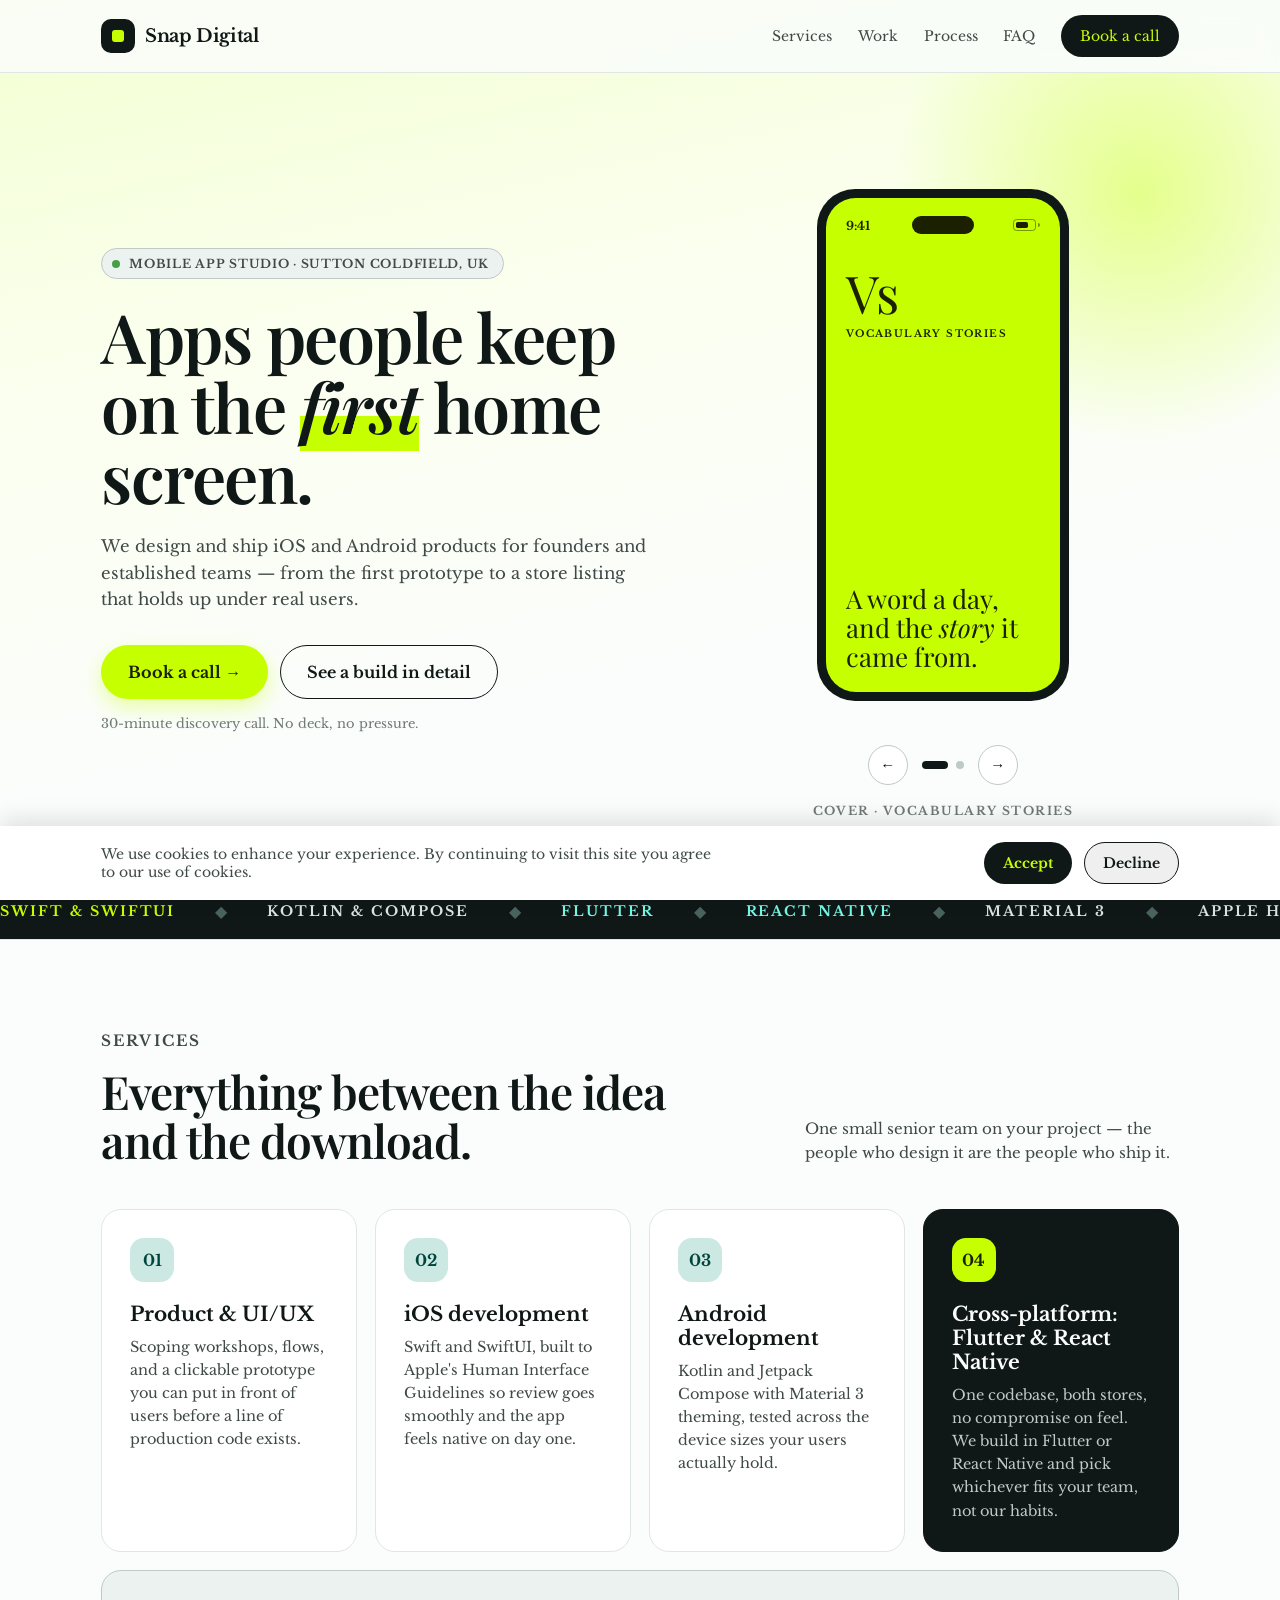
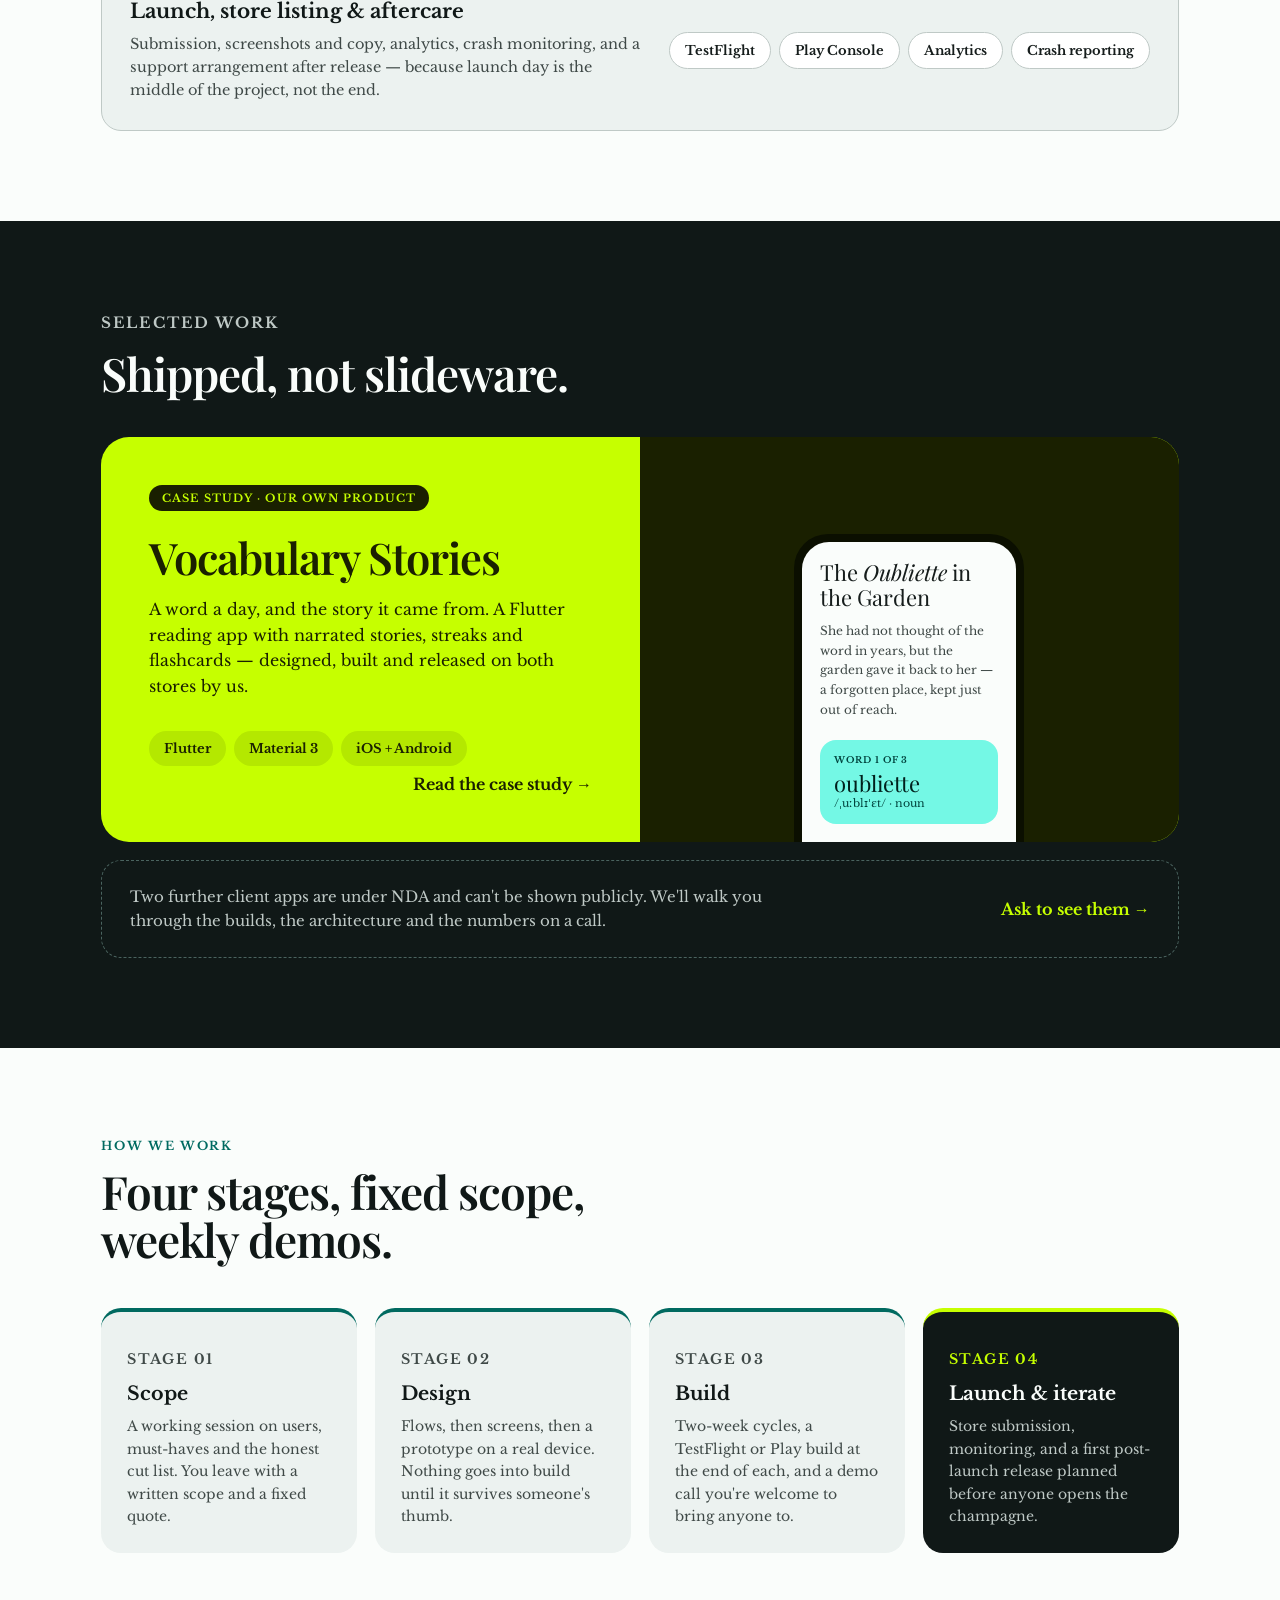
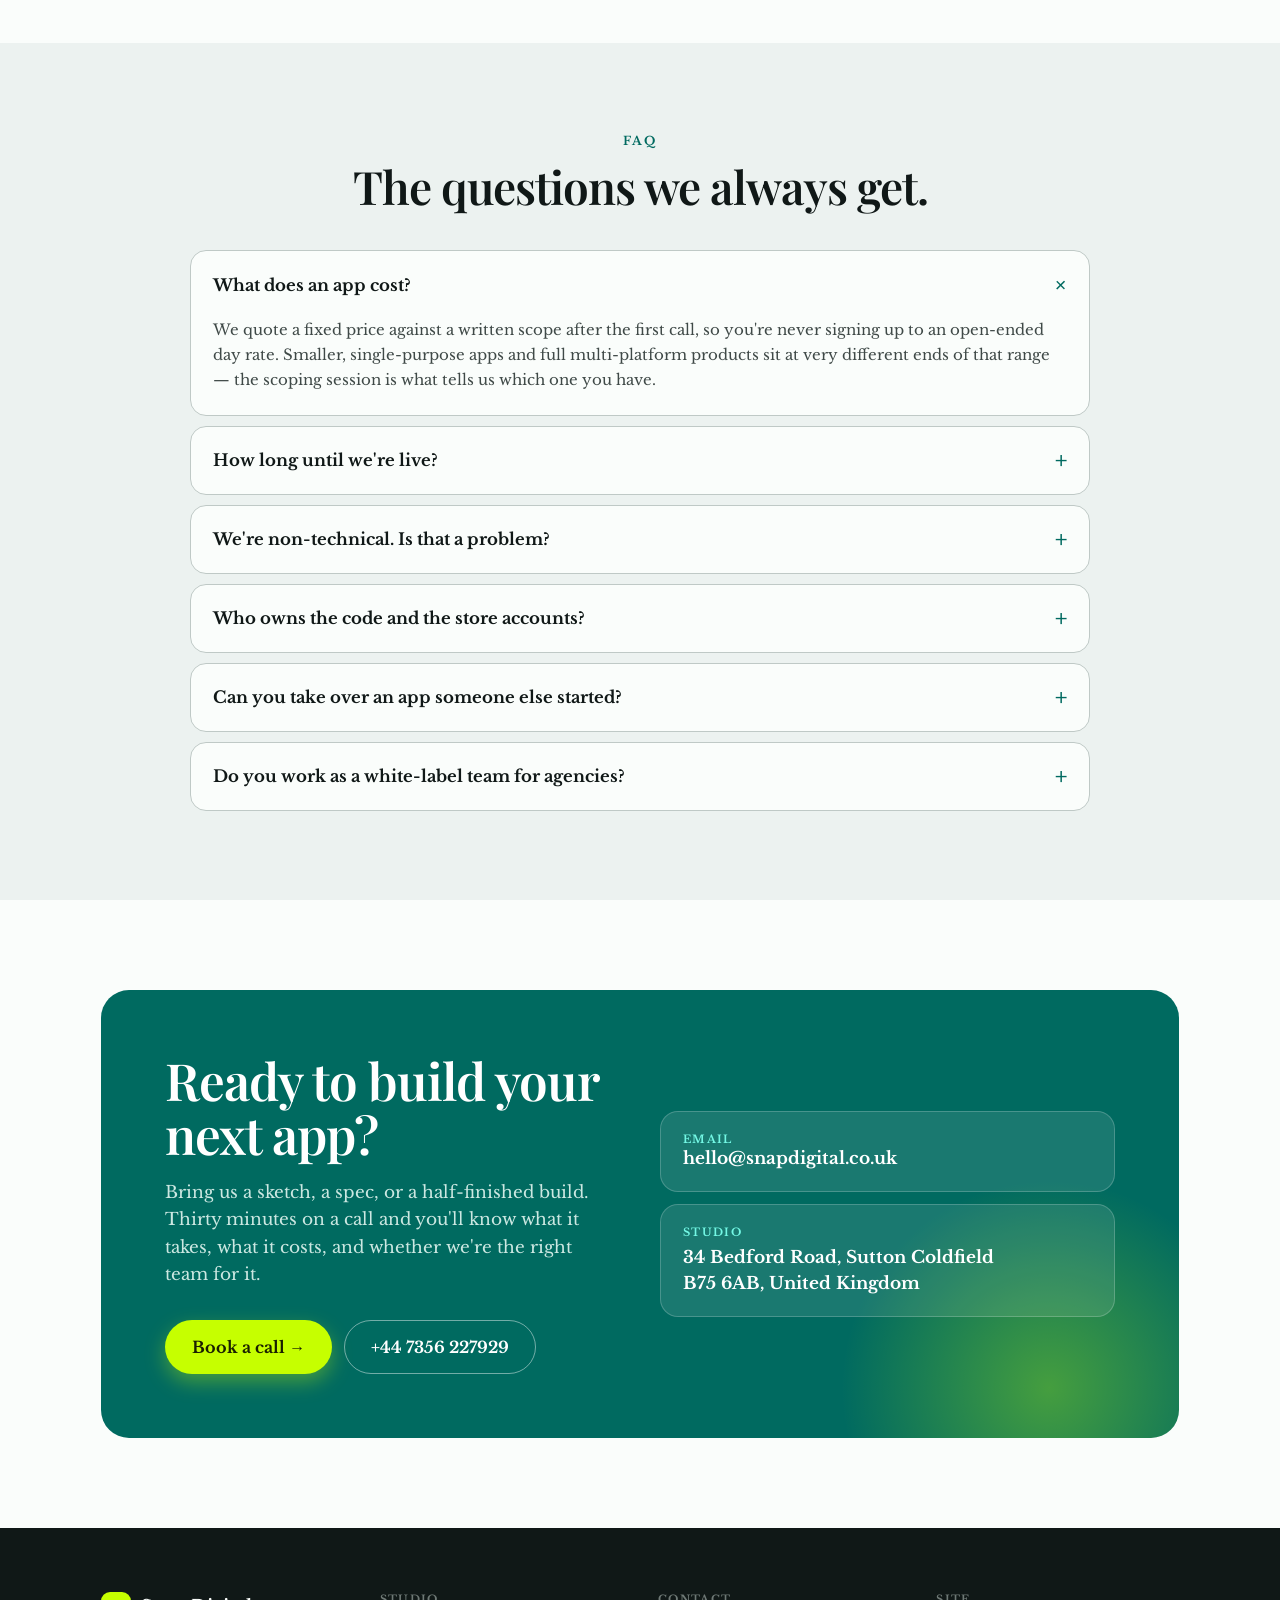
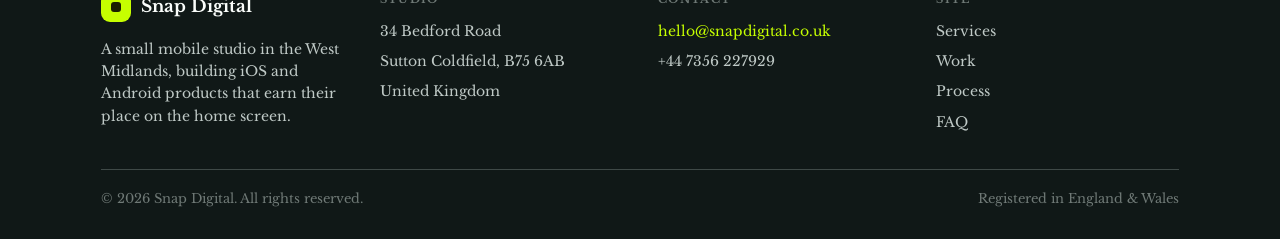
<file: index.html>
<!DOCTYPE html>
<html lang="en">
<head>
<meta charset="UTF-8">
<meta name="viewport" content="width=device-width, initial-scale=1.0">
<title>Snap Digital — Mobile App Development Studio, Sutton Coldfield</title>
<meta name="description" content="Snap Digital designs and ships iOS and Android apps for founders and established teams — Swift, Kotlin, Flutter and React Native, from prototype to store release.">
<link rel="canonical" href="https://snapdigital.co.uk/">
<meta property="og:title" content="Snap Digital — apps people keep on the first home screen">
<meta property="og:description" content="A mobile app studio in the West Midlands. Design, build and release for iOS and Android.">
<meta property="og:image" content="https://snapdigital.co.uk/logo.png">
<link rel="preconnect" href="https://fonts.googleapis.com">
<link rel="preconnect" href="https://fonts.gstatic.com" crossorigin>
<link href="https://fonts.googleapis.com/css2?family=Libre+Baskerville:ital,wght@0,400;0,700;1,400&family=Playfair+Display:ital,wght@0,600;1,600&display=swap" rel="stylesheet">
<link rel="stylesheet" href="styles.css">
</head>
<body>

<header class="site-header">
  <div class="wrap site-header__inner">
    <a class="brand" href="/"><span class="brand__mark"><i></i></span> Snap Digital</a>
    <nav class="site-nav" id="siteNav">
      <a href="#services">Services</a>
      <a href="#work">Work</a>
      <a href="#process">Process</a>
      <a href="#faq">FAQ</a>
      <a class="btn btn--sm btn--dark" href="#contact">Book a call</a>
    </nav>
    <button class="menu-btn" id="menuBtn" aria-label="Menu"><span></span><span></span><span></span></button>
  </div>
</header>

<main>
  <section class="hero">
    <div class="hero__glow"></div>
    <div class="wrap hero__grid">
      <div class="reveal">
        <p class="pill"><i></i> Mobile app studio · Sutton Coldfield, UK</p>
        <h1 class="display h1" style="margin-top:22px">Apps people keep on the <span class="mark">first</span> home screen.</h1>
        <p class="lede" style="margin-top:22px; max-width:52ch">We design and ship iOS and Android products for founders and established teams — from the first prototype to a store listing that holds up under real users.</p>
        <div class="hero__cta">
          <a class="btn btn--lime" href="#contact">Book a call →</a>
          <a class="btn btn--ghost" href="vocabulary-stories.html">See a build in detail</a>
        </div>
        <p class="hero__note">30-minute discovery call. No deck, no pressure.</p>
      </div>

      <div class="hero__art reveal">
        <div class="carousel" id="heroCarousel">
          <div class="carousel__track" id="heroTrack">
            <div class="carousel__slide">
              <div class="phone phone--a">
                <div class="phone__screen">
                  <div class="status"><span>9:41</span><span class="status__notch"></span><span class="status__cell"><span class="status__battery"><i></i></span></span></div>
                  <div class="vs-mark">Vs</div>
                  <div class="vs-name">VOCABULARY STORIES</div>
                  <p class="vs-strap">A word a day, and the <em>story</em> it came from.</p>
                </div>
              </div>
            </div>
            <div class="carousel__slide">
              <div class="phone phone--b">
                <div class="phone__screen">
                  <p class="mini-label">WEDNESDAY, 3RD DEC</p>
                  <p class="mini-greet">Good to see you, <em>Alex</em>.</p>
                  <div class="story-card">
                    <p class="story-card__kicker">TODAY'S STORY · 4 MIN</p>
                    <p class="story-card__title">The <em>Oubliette</em> in the Garden</p>
                    <span class="story-card__btn">Read &amp; listen</span>
                  </div>
                  <span class="streak">7-day streak</span>
                  <ul class="task-list">
                    <li class="task"><i></i> Read today's story</li>
                    <li class="task"><i></i> Listen &amp; follow along</li>
                    <li class="task task--next"><i></i> Earn 3 flashcards</li>
                  </ul>
                </div>
              </div>
            </div>
          </div>
        </div>
        <div class="carousel__ui">
          <button class="carousel__arrow" type="button" data-carousel-prev aria-label="Previous screen">←</button>
          <div class="carousel__dots" id="heroDots">
            <button type="button" data-slide="0" aria-current="true" aria-label="Cover screen"></button>
            <button type="button" data-slide="1" aria-current="false" aria-label="Today screen"></button>
          </div>
          <button class="carousel__arrow" type="button" data-carousel-next aria-label="Next screen">→</button>
        </div>
        <p class="carousel__caption" id="heroCaption">COVER · VOCABULARY STORIES</p>
      </div>
    </div>
  </section>

  <div class="marquee">
    <div class="marquee__track">
      <div class="marquee__group">
        <span class="on">SWIFT &amp; SWIFTUI</span><b>◆</b><span>KOTLIN &amp; COMPOSE</span><b>◆</b><span class="alt">FLUTTER</span><b>◆</b><span class="alt">REACT NATIVE</span><b>◆</b><span>MATERIAL 3</span><b>◆</b><span>APPLE HIG</span><b>◆</b><span class="on">APP STORE &amp; PLAY RELEASES</span><b>◆</b>
      </div>
      <div class="marquee__group" aria-hidden="true">
        <span class="on">SWIFT &amp; SWIFTUI</span><b>◆</b><span>KOTLIN &amp; COMPOSE</span><b>◆</b><span class="alt">FLUTTER</span><b>◆</b><span class="alt">REACT NATIVE</span><b>◆</b><span>MATERIAL 3</span><b>◆</b><span>APPLE HIG</span><b>◆</b><span class="on">APP STORE &amp; PLAY RELEASES</span><b>◆</b>
      </div>
    </div>
  </div>

  <section class="section" id="services">
    <div class="wrap">
      <div class="section-head reveal">
        <div>
          <p class="eyebrow">Services</p>
          <h2 class="display h2" style="margin-top:14px; max-width:22ch">Everything between the idea and the download.</h2>
        </div>
        <p>One small senior team on your project — the people who design it are the people who ship it.</p>
      </div>
      <div class="grid grid--4" style="margin-top:44px">
        <article class="card reveal">
          <div class="card__num">01</div>
          <h3>Product &amp; UI/UX</h3>
          <p>Scoping workshops, flows, and a clickable prototype you can put in front of users before a line of production code exists.</p>
        </article>
        <article class="card reveal">
          <div class="card__num">02</div>
          <h3>iOS development</h3>
          <p>Swift and SwiftUI, built to Apple's Human Interface Guidelines so review goes smoothly and the app feels native on day one.</p>
        </article>
        <article class="card reveal">
          <div class="card__num">03</div>
          <h3>Android development</h3>
          <p>Kotlin and Jetpack Compose with Material 3 theming, tested across the device sizes your users actually hold.</p>
        </article>
        <article class="card card--dark reveal">
          <div class="card__num">04</div>
          <h3>Cross-platform: Flutter &amp; React Native</h3>
          <p>One codebase, both stores, no compromise on feel. We build in Flutter or React Native and pick whichever fits your team, not our habits.</p>
        </article>
        <article class="card card--wide reveal">
          <div style="flex:1 1 320px; min-width:260px">
            <h3 style="margin-top:0">Launch, store listing &amp; aftercare</h3>
            <p style="max-width:60ch">Submission, screenshots and copy, analytics, crash monitoring, and a support arrangement after release — because launch day is the middle of the project, not the end.</p>
          </div>
          <div class="chips">
            <span class="chip">TestFlight</span><span class="chip">Play Console</span><span class="chip">Analytics</span><span class="chip">Crash reporting</span>
          </div>
        </article>
      </div>
    </div>
  </section>

  <section class="section section--dark" id="work">
    <div class="wrap">
      <div class="section-head reveal">
        <div>
          <p class="eyebrow eyebrow--lime">Selected work</p>
          <h2 class="display h2" style="margin-top:14px">Shipped, not slideware.</h2>
        </div>
      </div>

      <a class="case reveal" href="vocabulary-stories.html" style="margin-top:40px">
        <div class="case__body">
          <div>
            <span class="case__tag">CASE STUDY · OUR OWN PRODUCT</span>
            <h3 class="case__title">Vocabulary Stories</h3>
            <p>A word a day, and the story it came from. A Flutter reading app with narrated stories, streaks and flashcards — designed, built and released on both stores by us.</p>
          </div>
          <div class="case__meta">
            <span class="chip">Flutter</span><span class="chip">Material 3</span><span class="chip">iOS + Android</span>
            <span class="case__more">Read the case study →</span>
          </div>
        </div>
        <div class="case__art">
          <div class="phone" style="width:230px; border-radius:34px 34px 0 0; padding:8px 8px 0; background:#0B0F00">
            <div class="phone__screen" style="border-radius:27px 27px 0 0; background:var(--surface); min-height:300px; gap:12px; padding:18px">
              <p class="mini-greet" style="font-size:22px">The <em>Oubliette</em> in the Garden</p>
              <p style="font-size:12px; line-height:1.65; color:var(--text-muted)">She had not thought of the word in years, but the garden gave it back to her — a forgotten place, kept just out of reach.</p>
              <div class="story-card" style="margin-top:auto">
                <p class="story-card__kicker">WORD 1 OF 3</p>
                <p class="story-card__title" style="font-size:22px">oubliette</p>
                <p style="font-size:11px; color:var(--teal-deep)">/ˌuːblɪˈɛt/ · noun</p>
              </div>
            </div>
          </div>
        </div>
      </a>

      <div class="nda reveal">
        <p>Two further client apps are under NDA and can't be shown publicly. We'll walk you through the builds, the architecture and the numbers on a call.</p>
        <a href="#contact">Ask to see them →</a>
      </div>
    </div>
  </section>

  <section class="section" id="process">
    <div class="wrap">
      <div class="reveal">
        <p class="eyebrow">How we work</p>
        <h2 class="display h2" style="margin-top:14px; max-width:24ch">Four stages, fixed scope, weekly demos.</h2>
      </div>
      <div class="grid grid--4" style="margin-top:44px">
        <article class="step reveal">
          <p class="step__num">STAGE 01</p><h3>Scope</h3>
          <p>A working session on users, must-haves and the honest cut list. You leave with a written scope and a fixed quote.</p>
        </article>
        <article class="step reveal">
          <p class="step__num">STAGE 02</p><h3>Design</h3>
          <p>Flows, then screens, then a prototype on a real device. Nothing goes into build until it survives someone's thumb.</p>
        </article>
        <article class="step reveal">
          <p class="step__num">STAGE 03</p><h3>Build</h3>
          <p>Two-week cycles, a TestFlight or Play build at the end of each, and a demo call you're welcome to bring anyone to.</p>
        </article>
        <article class="step step--dark reveal">
          <p class="step__num">STAGE 04</p><h3>Launch &amp; iterate</h3>
          <p>Store submission, monitoring, and a first post-launch release planned before anyone opens the champagne.</p>
        </article>
      </div>
    </div>
  </section>

  <section class="section section--tint" id="faq">
    <div class="wrap">
      <div class="reveal" style="text-align:center">
        <p class="eyebrow">FAQ</p>
        <h2 class="display h2" style="margin-top:14px">The questions we always get.</h2>
      </div>
      <div class="faq reveal">
        <div class="faq__item open">
          <button class="faq__q" aria-expanded="true">What does an app cost? <span>+</span></button>
          <div class="faq__a">We quote a fixed price against a written scope after the first call, so you're never signing up to an open-ended day rate. Smaller, single-purpose apps and full multi-platform products sit at very different ends of that range — the scoping session is what tells us which one you have.</div>
        </div>
        <div class="faq__item">
          <button class="faq__q" aria-expanded="false">How long until we're live? <span>+</span></button>
          <div class="faq__a">Design runs first, then build in two-week cycles with a testable build at the end of each. You'll have a dated plan before we start, and store review time is built into it rather than bolted on at the end.</div>
        </div>
        <div class="faq__item">
          <button class="faq__q" aria-expanded="false">We're non-technical. Is that a problem? <span>+</span></button>
          <div class="faq__a">No — most of our founders are. We take the technical decisions, explain the ones that affect cost or timeline in plain English, and never make you choose between options you can't evaluate.</div>
        </div>
        <div class="faq__item">
          <button class="faq__q" aria-expanded="false">Who owns the code and the store accounts? <span>+</span></button>
          <div class="faq__a">You do. The repository, the Apple and Google accounts, and every third-party service sit in your name from the first commit. If you ever move to another team, there's nothing to untangle.</div>
        </div>
        <div class="faq__item">
          <button class="faq__q" aria-expanded="false">Can you take over an app someone else started? <span>+</span></button>
          <div class="faq__a">Often, yes. We start with a short paid audit of the codebase and release setup, then tell you honestly whether it's worth continuing or rebuilding — including when the answer costs us the bigger project.</div>
        </div>
        <div class="faq__item">
          <button class="faq__q" aria-expanded="false">Do you work as a white-label team for agencies? <span>+</span></button>
          <div class="faq__a">Yes. We take the mobile half of projects for design and web agencies, work to your process, and stay off the client call entirely if that's how you'd prefer to run it.</div>
        </div>
      </div>
    </div>
  </section>

  <section class="section" id="contact">
    <div class="wrap">
      <div class="cta reveal">
        <div class="cta__grid">
          <div>
            <h2>Ready to build your next app?</h2>
            <p>Bring us a sketch, a spec, or a half-finished build. Thirty minutes on a call and you'll know what it takes, what it costs, and whether we're the right team for it.</p>
            <div class="cta__actions">
              <a class="btn btn--lime" href="mailto:hello@snapdigital.co.uk">Book a call →</a>
              <a class="btn btn--onteal" href="tel:+447356227929">+44 7356 227929</a>
            </div>
          </div>
          <div class="cta__cards">
            <div class="cta__card">
              <div>EMAIL</div>
              <a href="mailto:hello@snapdigital.co.uk">hello@snapdigital.co.uk</a>
            </div>
            <div class="cta__card">
              <div>STUDIO</div>
              <p>34 Bedford Road, Sutton Coldfield<br>B75 6AB, United Kingdom</p>
            </div>
          </div>
        </div>
      </div>
    </div>
  </section>
</main>

<footer class="site-footer">
  <div class="wrap">
    <div class="grid-4">
      <div>
        <span class="footer-brand"><span class="footer-brand__mark"><i></i></span> Snap Digital</span>
        <p style="margin-top:16px; max-width:34ch">A small mobile studio in the West Midlands, building iOS and Android products that earn their place on the home screen.</p>
      </div>
      <div>
        <h4>STUDIO</h4>
        <ul><li>34 Bedford Road</li><li>Sutton Coldfield, B75 6AB</li><li>United Kingdom</li></ul>
      </div>
      <div>
        <h4>CONTACT</h4>
        <ul>
          <li><a class="lime" href="mailto:hello@snapdigital.co.uk">hello@snapdigital.co.uk</a></li>
          <li><a href="tel:+447356227929">+44 7356 227929</a></li>
        </ul>
      </div>
      <div>
        <h4>SITE</h4>
        <ul>
          <li><a href="#services">Services</a></li>
          <li><a href="#work">Work</a></li>
          <li><a href="#process">Process</a></li>
          <li><a href="#faq">FAQ</a></li>
        </ul>
      </div>
    </div>
    <div class="footer-bottom">
      <span>© 2026 Snap Digital. All rights reserved.</span>
      <span>Registered in England &amp; Wales</span>
    </div>
  </div>
</footer>

<div class="cookie" id="cookieNotice">
  <div class="wrap cookie__inner">
    <p>We use cookies to enhance your experience. By continuing to visit this site you agree to our use of cookies.</p>
    <div style="display:flex; gap:12px">
      <button class="btn btn--sm btn--dark" id="acceptCookies">Accept</button>
      <button class="btn btn--sm btn--ghost" id="declineCookies">Decline</button>
    </div>
  </div>
</div>

<button class="to-top" id="toTop" aria-label="Back to top">↑</button>
<script src="site.js"></script>
</body>
</html>
</file>
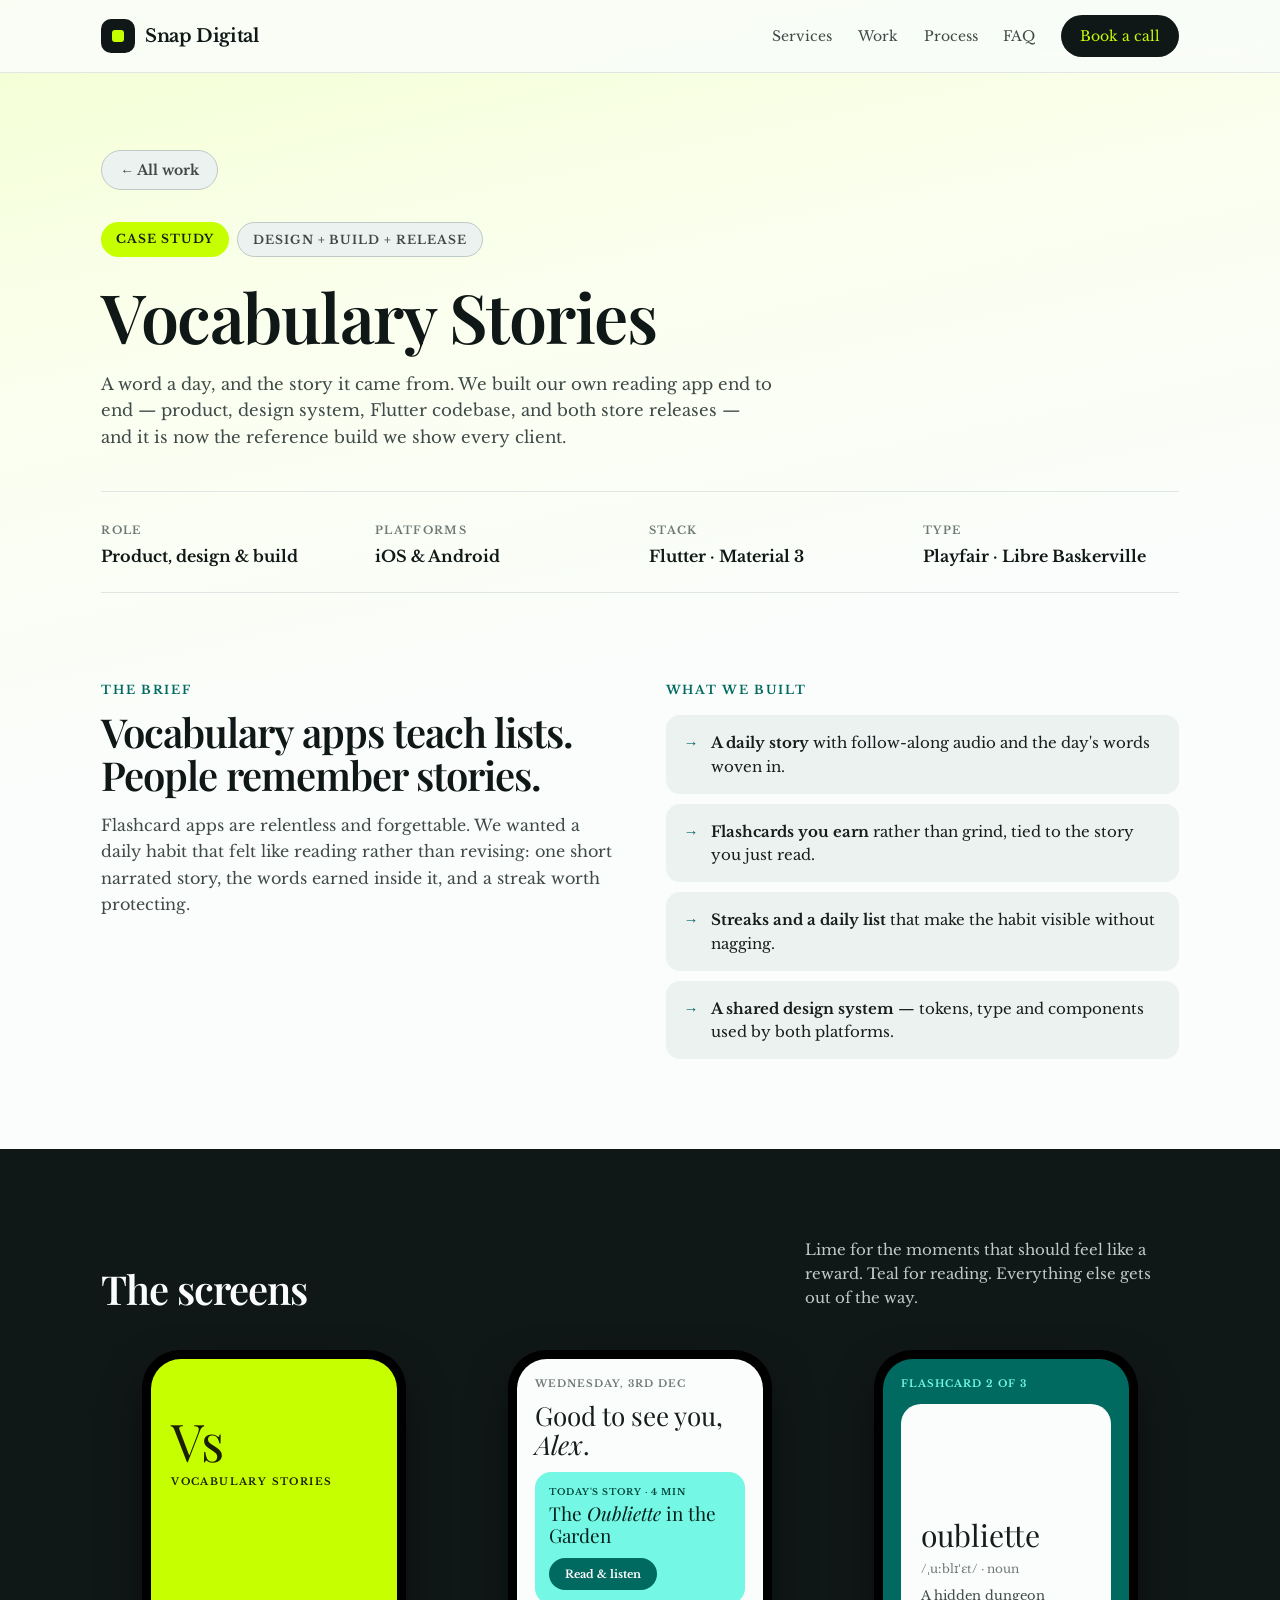
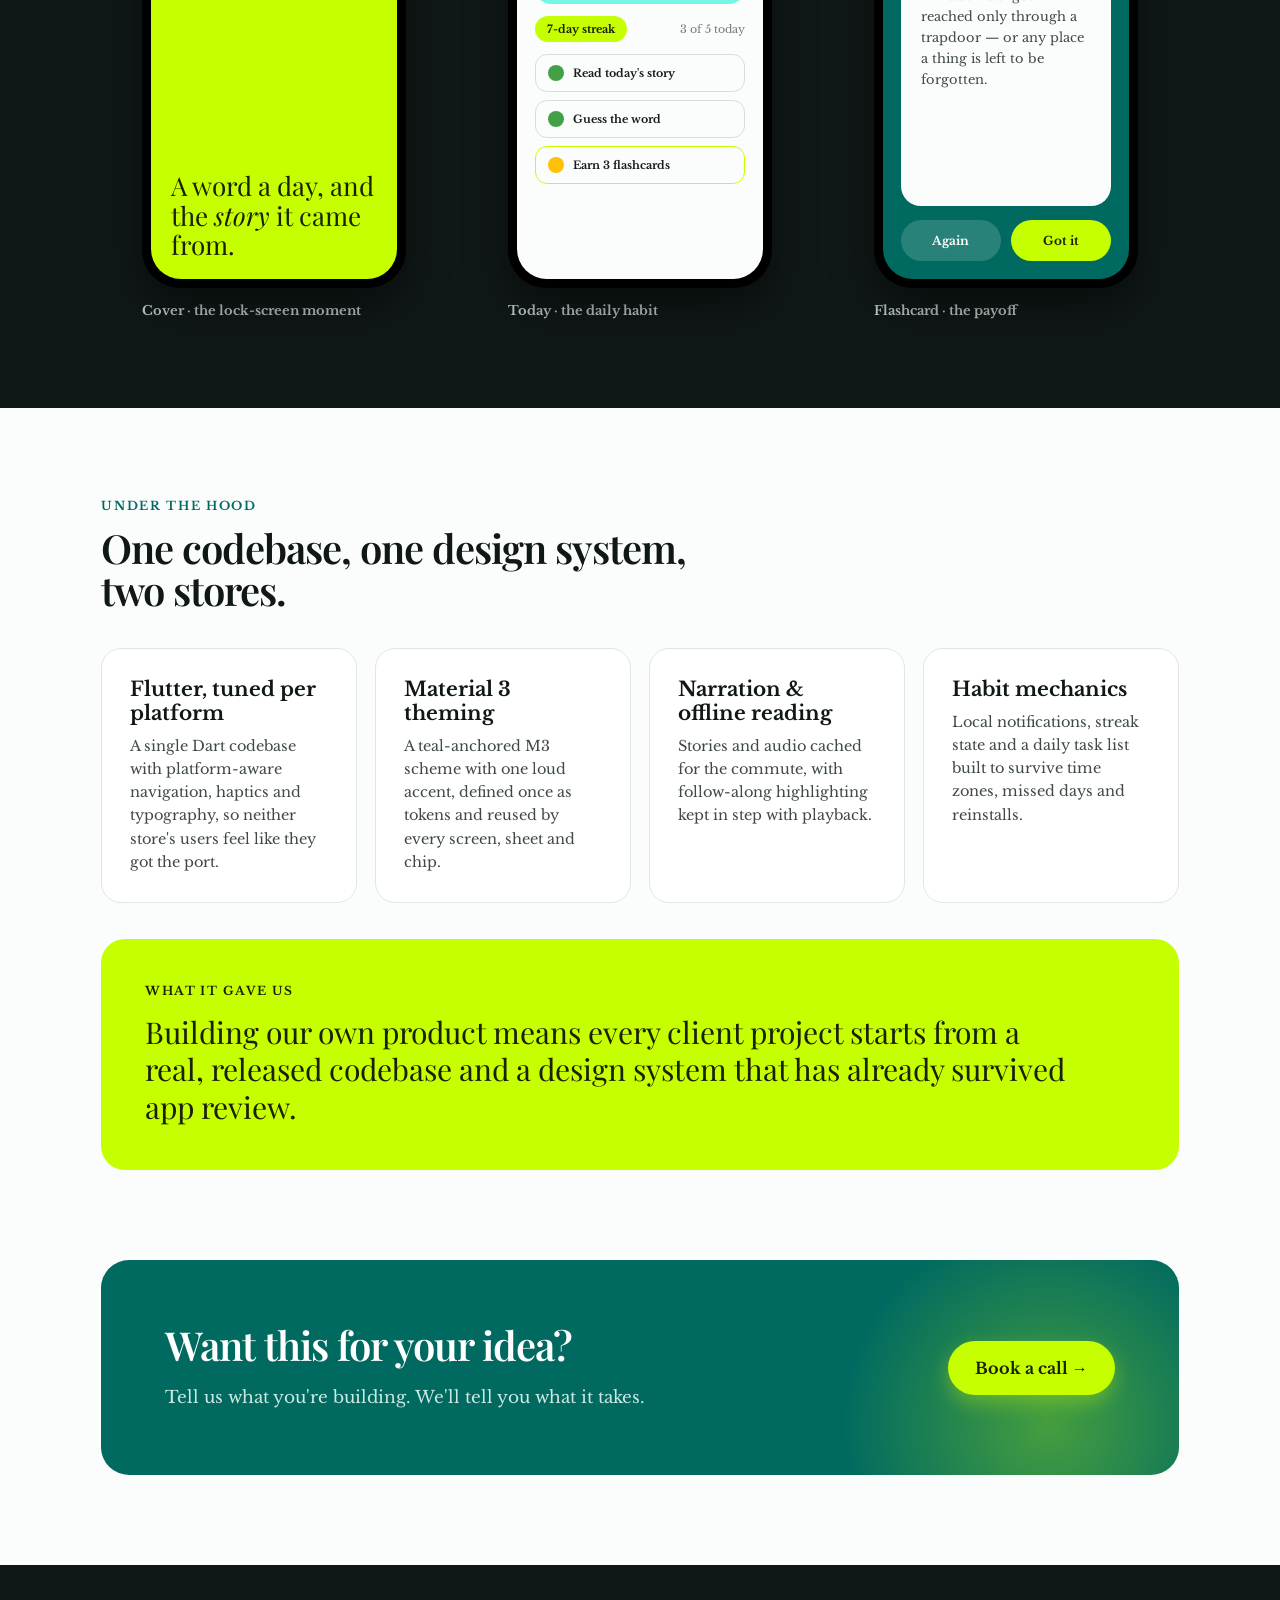
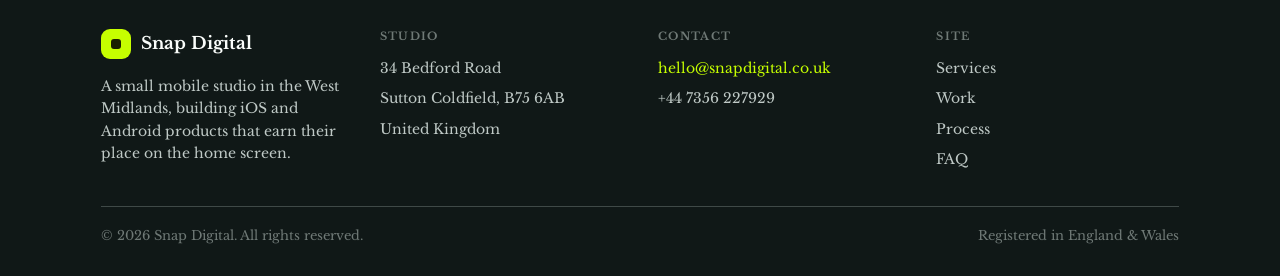
<file: vocabulary-stories.html>
<!DOCTYPE html>
<html lang="en">
<head>
<meta charset="UTF-8">
<meta name="viewport" content="width=device-width, initial-scale=1.0">
<title>Vocabulary Stories — case study | Snap Digital</title>
<meta name="description" content="How Snap Digital designed, built and released Vocabulary Stories: a Flutter reading app with narrated stories, streaks and flashcards, on iOS and Android.">
<link rel="canonical" href="https://snapdigital.co.uk/vocabulary-stories.html">
<link rel="preconnect" href="https://fonts.googleapis.com">
<link rel="preconnect" href="https://fonts.gstatic.com" crossorigin>
<link href="https://fonts.googleapis.com/css2?family=Libre+Baskerville:ital,wght@0,400;0,700;1,400&family=Playfair+Display:ital,wght@0,600;1,600&display=swap" rel="stylesheet">
<link rel="stylesheet" href="styles.css">
</head>
<body>

<header class="site-header">
  <div class="wrap site-header__inner">
    <a class="brand" href="index.html"><span class="brand__mark"><i></i></span> Snap Digital</a>
    <nav class="site-nav" id="siteNav">
      <a href="index.html#services">Services</a>
      <a href="index.html#work">Work</a>
      <a href="index.html#process">Process</a>
      <a href="index.html#faq">FAQ</a>
      <a class="btn btn--sm btn--dark" href="index.html#contact">Book a call</a>
    </nav>
    <button class="menu-btn" id="menuBtn" aria-label="Menu"><span></span><span></span><span></span></button>
  </div>
</header>

<main>
  <section style="padding:clamp(40px,6vw,88px) 0 0">
    <div class="wrap">
      <a class="back" href="index.html#work">← All work</a>
      <div class="chips" style="margin-top:32px">
        <span class="chip" style="background:var(--lime); border:0; font-weight:700; letter-spacing:.08em; font-size:12px">CASE STUDY</span>
        <span class="chip" style="background:var(--surface-2); font-weight:700; letter-spacing:.08em; font-size:12px; color:var(--text-muted)">DESIGN + BUILD + RELEASE</span>
      </div>
      <h1 class="display h1" style="margin-top:24px">Vocabulary Stories</h1>
      <p class="lede" style="margin-top:20px; max-width:56ch">A word a day, and the story it came from. We built our own reading app end to end — product, design system, Flutter codebase, and both store releases — and it is now the reference build we show every client.</p>
      <div class="case-meta">
        <div><span>ROLE</span><p>Product, design &amp; build</p></div>
        <div><span>PLATFORMS</span><p>iOS &amp; Android</p></div>
        <div><span>STACK</span><p>Flutter · Material 3</p></div>
        <div><span>TYPE</span><p>Playfair · Libre Baskerville</p></div>
      </div>
    </div>
  </section>

  <section class="section">
    <div class="wrap two-col">
      <div class="reveal">
        <p class="eyebrow">The brief</p>
        <h2 class="display h3" style="margin-top:14px">Vocabulary apps teach lists. People remember stories.</h2>
        <p style="margin-top:16px; font-size:16px; line-height:1.65; color:var(--text-muted)">Flashcard apps are relentless and forgettable. We wanted a daily habit that felt like reading rather than revising: one short narrated story, the words earned inside it, and a streak worth protecting.</p>
      </div>
      <div class="reveal">
        <p class="eyebrow">What we built</p>
        <ul class="bullets">
          <li><span><strong>A daily story</strong> with follow-along audio and the day's words woven in.</span></li>
          <li><span><strong>Flashcards you earn</strong> rather than grind, tied to the story you just read.</span></li>
          <li><span><strong>Streaks and a daily list</strong> that make the habit visible without nagging.</span></li>
          <li><span><strong>A shared design system</strong> — tokens, type and components used by both platforms.</span></li>
        </ul>
      </div>
    </div>
  </section>

  <section class="section section--dark">
    <div class="wrap">
      <div class="section-head reveal">
        <h2 class="display h3">The screens</h2>
        <p>Lime for the moments that should feel like a reward. Teal for reading. Everything else gets out of the way.</p>
      </div>
      <div class="screens reveal">
        <figure>
          <div class="phone">
            <div class="phone__screen" style="background:var(--lime); aspect-ratio:9 / 19">
              <div class="vs-mark" style="margin-top:36px">Vs</div>
              <div class="vs-name">VOCABULARY STORIES</div>
              <p class="vs-strap">A word a day, and the <em>story</em> it came from.</p>
            </div>
          </div>
          <figcaption>Cover · the lock-screen moment</figcaption>
        </figure>
        <figure>
          <div class="phone">
            <div class="phone__screen" style="background:var(--surface); aspect-ratio:9 / 19; gap:12px; padding:18px">
              <p class="mini-label">WEDNESDAY, 3RD DEC</p>
              <p class="mini-greet" style="font-size:26px">Good to see you, <em>Alex</em>.</p>
              <div class="story-card">
                <p class="story-card__kicker">TODAY'S STORY · 4 MIN</p>
                <p class="story-card__title">The <em>Oubliette</em> in the Garden</p>
                <span class="story-card__btn">Read &amp; listen</span>
              </div>
              <div style="display:flex; align-items:center; justify-content:space-between">
                <span class="streak">7-day streak</span>
                <span style="font-size:11px; color:var(--text-faint)">3 of 5 today</span>
              </div>
              <ul class="task-list">
                <li class="task"><i></i> Read today's story</li>
                <li class="task"><i></i> Guess the word</li>
                <li class="task task--next"><i></i> Earn 3 flashcards</li>
              </ul>
            </div>
          </div>
          <figcaption>Today · the daily habit</figcaption>
        </figure>
        <figure>
          <div class="phone">
            <div class="phone__screen" style="background:var(--teal); aspect-ratio:9 / 19; gap:14px; padding:18px">
              <p style="font-size:10px; font-weight:700; letter-spacing:.1em; color:var(--mint)">FLASHCARD 2 OF 3</p>
              <div style="border-radius:20px; background:var(--surface); padding:20px; flex:1; display:flex; flex-direction:column; justify-content:center; gap:10px">
                <p style="font-family:var(--display); font-size:30px; line-height:1.05">oubliette</p>
                <p style="font-size:12px; color:var(--text-faint)">/ˌuːblɪˈɛt/ · noun</p>
                <p style="font-size:13px; line-height:1.6; color:var(--text-muted)">A hidden dungeon reached only through a trapdoor — or any place a thing is left to be forgotten.</p>
              </div>
              <div style="display:flex; gap:10px">
                <span style="flex:1; text-align:center; padding:13px; border-radius:999px; background:rgba(255,255,255,.16); color:#fff; font-size:12px; font-weight:700">Again</span>
                <span style="flex:1; text-align:center; padding:13px; border-radius:999px; background:var(--lime); color:var(--lime-ink); font-size:12px; font-weight:700">Got it</span>
              </div>
            </div>
          </div>
          <figcaption>Flashcard · the payoff</figcaption>
        </figure>
      </div>
    </div>
  </section>

  <section class="section">
    <div class="wrap">
      <div class="reveal">
        <p class="eyebrow">Under the hood</p>
        <h2 class="display h3" style="margin-top:14px; max-width:26ch">One codebase, one design system, two stores.</h2>
      </div>
      <div class="grid grid--4 reveal" style="margin-top:36px">
        <article class="card">
          <h3 style="margin-top:0">Flutter, tuned per platform</h3>
          <p>A single Dart codebase with platform-aware navigation, haptics and typography, so neither store's users feel like they got the port.</p>
        </article>
        <article class="card">
          <h3 style="margin-top:0">Material 3 theming</h3>
          <p>A teal-anchored M3 scheme with one loud accent, defined once as tokens and reused by every screen, sheet and chip.</p>
        </article>
        <article class="card">
          <h3 style="margin-top:0">Narration &amp; offline reading</h3>
          <p>Stories and audio cached for the commute, with follow-along highlighting kept in step with playback.</p>
        </article>
        <article class="card">
          <h3 style="margin-top:0">Habit mechanics</h3>
          <p>Local notifications, streak state and a daily task list built to survive time zones, missed days and reinstalls.</p>
        </article>
      </div>
      <div class="quote reveal">
        <div>WHAT IT GAVE US</div>
        <p>Building our own product means every client project starts from a real, released codebase and a design system that has already survived app review.</p>
      </div>
    </div>
  </section>

  <section style="padding:0 0 clamp(56px,7vw,96px)">
    <div class="wrap">
      <div class="cta reveal" style="display:flex; flex-wrap:wrap; gap:24px; align-items:center; justify-content:space-between">
        <div style="position:relative; z-index:1">
          <h2 style="font-size:clamp(26px,3.2vw,40px)">Want this for your idea?</h2>
          <p>Tell us what you're building. We'll tell you what it takes.</p>
        </div>
        <a class="btn btn--lime" style="position:relative; z-index:1" href="index.html#contact">Book a call →</a>
      </div>
    </div>
  </section>
</main>

<footer class="site-footer">
  <div class="wrap">
    <div class="grid-4">
      <div>
        <span class="footer-brand"><span class="footer-brand__mark"><i></i></span> Snap Digital</span>
        <p style="margin-top:16px; max-width:34ch">A small mobile studio in the West Midlands, building iOS and Android products that earn their place on the home screen.</p>
      </div>
      <div>
        <h4>STUDIO</h4>
        <ul><li>34 Bedford Road</li><li>Sutton Coldfield, B75 6AB</li><li>United Kingdom</li></ul>
      </div>
      <div>
        <h4>CONTACT</h4>
        <ul>
          <li><a class="lime" href="mailto:hello@snapdigital.co.uk">hello@snapdigital.co.uk</a></li>
          <li><a href="tel:+447356227929">+44 7356 227929</a></li>
        </ul>
      </div>
      <div>
        <h4>SITE</h4>
        <ul>
          <li><a href="index.html#services">Services</a></li>
          <li><a href="index.html#work">Work</a></li>
          <li><a href="index.html#process">Process</a></li>
          <li><a href="index.html#faq">FAQ</a></li>
        </ul>
      </div>
    </div>
    <div class="footer-bottom">
      <span>© 2026 Snap Digital. All rights reserved.</span>
      <span>Registered in England &amp; Wales</span>
    </div>
  </div>
</footer>

<button class="to-top" id="toTop" aria-label="Back to top">↑</button>
<script src="site.js"></script>
</body>
</html>
</file>
<file: styles.css>
/* Snap Digital — redesign 2026
   Palette, type and spacing taken from the Vocabulary Stories design system. */

:root {
  --lime: #C6FF00;
  --lime-ink: #1A2000;
  --ink: #101817;
  --teal: #006A60;
  --teal-deep: #00443E;
  --mint: #74F8E5;
  --mint-soft: #CCE8E2;
  --surface: #FAFDFB;
  --surface-2: #ECF2F0;
  --line: #E0E6E4;
  --line-2: #BFC9C6;
  --text: #161D1C;
  --text-muted: #3F4947;
  --text-faint: #6F7976;
  --display: 'Playfair Display', Georgia, serif;
  --body: 'Libre Baskerville', Georgia, 'Times New Roman', serif;
  --ease: cubic-bezier(.2, 0, 0, 1);
}

*, *::before, *::after { box-sizing: border-box; }
html { scroll-behavior: smooth; }
body {
  margin: 0;
  background: linear-gradient(168deg, #F3FFD1 0%, #FBFFEF 34%, var(--surface) 68%) fixed;
  background-color: var(--surface);
  color: var(--text);
  font-family: var(--body);
  -webkit-font-smoothing: antialiased;
  text-rendering: optimizeLegibility;
  overflow-x: hidden;
}
h1, h2, h3, h4, p, ul { margin: 0; }
ul { padding: 0; list-style: none; }
img { max-width: 100%; display: block; }
a { color: var(--teal); text-decoration: none; transition: color .2s var(--ease); }
a:hover { color: var(--teal-deep); }
button { font-family: inherit; cursor: pointer; }

.wrap { max-width: 1180px; margin: 0 auto; padding: 0 clamp(20px, 4vw, 56px); }
.section { padding: clamp(56px, 7vw, 104px) 0; }
.eyebrow { font-size: 12px; font-weight: 700; letter-spacing: .14em; color: var(--teal); text-transform: uppercase; }
.eyebrow--lime { color: var(--lime); }
.display {
  font-family: var(--display); font-weight: 600; line-height: 1.06;
  letter-spacing: -1px; color: var(--ink); text-wrap: pretty;
}
.h1 { font-size: clamp(38px, 5.4vw, 68px); line-height: 1.03; letter-spacing: -1.5px; }
.h2 { font-size: clamp(30px, 3.6vw, 46px); }
.h3 { font-size: clamp(26px, 3.2vw, 40px); }
.lede { font-size: clamp(16px, 1.3vw, 19px); line-height: 1.6; color: var(--text-muted); text-wrap: pretty; }
.mark { background: linear-gradient(180deg, transparent 62%, var(--lime) 62%); font-style: italic; }

/* Buttons ---------------------------------------------------------------- */
.btn {
  display: inline-flex; align-items: center; gap: 10px;
  padding: 16px 26px; border-radius: 999px; border: 1px solid transparent;
  font-weight: 700; font-size: 16px; transition: all .22s var(--ease);
}
.btn--lime { background: var(--lime); color: var(--lime-ink); font-weight: 700; box-shadow: 0 8px 20px rgba(198,255,0,.35); }
.btn--lime:hover { background: #B2E600; color: var(--lime-ink); transform: translateY(-2px); }
.btn--ghost { border-color: var(--ink); color: var(--ink); }
.btn--ghost:hover { background: var(--ink); color: var(--surface); }
.btn--sm { padding: 11px 18px; font-size: 14px; font-weight: 700; }
.btn--dark { background: var(--ink); color: var(--lime); }
.btn--dark:hover { background: var(--teal); color: var(--lime); }
.btn--onteal { border-color: rgba(255,255,255,.45); color: #fff; }
.btn--onteal:hover { background: rgba(255,255,255,.14); color: #fff; }

/* Header ----------------------------------------------------------------- */
.site-header {
  position: sticky; top: 0; z-index: 60;
  background: rgba(250,253,251,.85); backdrop-filter: blur(14px);
  border-bottom: 1px solid var(--line);
}
.site-header__inner { display: flex; align-items: center; justify-content: space-between; gap: 24px; height: 72px; }
.brand { display: flex; align-items: center; gap: 10px; font-weight: 700; font-size: 18px; letter-spacing: -.4px; color: var(--ink); }
.brand:hover { color: var(--ink); }
.brand__mark { width: 34px; height: 34px; border-radius: 10px; background: var(--ink); display: grid; place-items: center; }
.brand__mark i { width: 12px; height: 12px; border-radius: 3px; background: var(--lime); display: block; }
.site-nav { display: flex; align-items: center; gap: clamp(14px, 2vw, 30px); }
.site-nav a { font-weight: 400; font-size: 14px; color: var(--text-muted); }
.site-nav a:hover { color: var(--ink); }
.site-nav a.btn { color: var(--lime); }
.menu-btn { display: none; width: 44px; height: 44px; border: 1px solid var(--line-2); border-radius: 12px; background: transparent; }
.menu-btn span { display: block; width: 18px; height: 2px; margin: 3px auto; background: var(--ink); }

/* Hero ------------------------------------------------------------------- */
.hero { position: relative; padding: clamp(48px, 7vw, 104px) 0 clamp(40px, 5vw, 72px); overflow: hidden; }
.hero__glow {
  position: absolute; top: -140px; right: -120px; width: 520px; height: 520px; border-radius: 999px;
  background: radial-gradient(circle, rgba(198,255,0,.42), rgba(198,255,0,0) 68%);
  animation: glow 9s ease-in-out infinite; pointer-events: none;
}
.hero__grid { position: relative; display: grid; grid-template-columns: minmax(0, 1fr); gap: clamp(28px, 4vw, 56px); align-items: center; }
.pill {
  display: inline-flex; align-items: center; gap: 9px; padding: 7px 14px 7px 10px; border-radius: 999px;
  background: var(--surface-2); border: 1px solid var(--line-2);
  font-size: 12px; font-weight: 700; letter-spacing: .06em; text-transform: uppercase; color: var(--text-muted);
}
.pill i { width: 8px; height: 8px; border-radius: 999px; background: #43A047; animation: blink 2.4s ease-in-out infinite; }
.hero__cta { display: flex; flex-wrap: wrap; gap: 12px; margin-top: 32px; }
.hero__note { margin-top: 16px; font-size: 13px; color: var(--text-faint); }
.hero__art { position: relative; display: flex; flex-direction: column; align-items: center; gap: 18px; min-width: 0; padding: 0 4px; }

/* Hero carousel */
.carousel { position: relative; width: 100%; max-width: 296px; overflow: hidden; padding: 26px 0; }
.carousel__track { display: flex; align-items: flex-start; transition: transform .6s cubic-bezier(.22, 1, .36, 1); }
.carousel__slide { flex: 0 0 100%; width: 100%; display: flex; justify-content: center; box-sizing: border-box; }
.carousel__ui { position: relative; display: flex; align-items: center; gap: 14px; }
.carousel__arrow { width: 40px; height: 40px; border-radius: 999px; border: 1px solid var(--line-2); background: #fff; color: var(--ink); font-size: 15px; font-weight: 700; display: grid; place-items: center; transition: all .2s var(--ease); }
.carousel__arrow:hover { background: var(--ink); color: var(--lime); border-color: var(--ink); }
.carousel__dots { display: flex; align-items: center; gap: 8px; }
.carousel__dots button { width: 8px; height: 8px; padding: 0; border: 0; border-radius: 999px; background: var(--line-2); transition: width .3s var(--ease), background .3s var(--ease); }
.carousel__dots button[aria-current="true"] { width: 26px; background: var(--ink); }
.carousel__caption { position: relative; font-size: 12px; font-weight: 700; letter-spacing: .12em; color: var(--text-faint); }

/* Phone mockups ---------------------------------------------------------- */
.phone { position: relative; border-radius: 38px; background: var(--ink); padding: 9px; flex: 0 1 auto; }
.phone__screen { border-radius: 30px; overflow: hidden; padding: 20px; display: flex; flex-direction: column; }
.phone--a { width: 100%; max-width: 252px; animation: bob 7s ease-in-out infinite; }
.phone--a .phone__screen { background: var(--lime); aspect-ratio: 9 / 19; }
.phone--b { width: 100%; max-width: 252px; background: transparent; border: 9px solid var(--ink); padding: 0; animation: bob 7s ease-in-out infinite; animation-delay: -1.6s; }
.phone--b .phone__screen { background: transparent; aspect-ratio: 9 / 19; gap: 10px; padding: 16px; }
.status { position: relative; display: flex; justify-content: space-between; align-items: center; font-size: 12px; font-weight: 700; color: var(--lime-ink); }
.status__notch { position: absolute; left: 50%; top: 50%; transform: translate(-50%, -50%); width: 62px; height: 18px; border-radius: 999px; background: var(--lime-ink); }
.status__cell { display: inline-flex; align-items: center; gap: 1.5px; }
.status__cell::after { content: ""; width: 1.8px; height: 4.5px; border-radius: 0 2px 2px 0; background: rgba(26,32,0,.45); }
.status__battery { width: 23px; height: 11.5px; border-radius: 3.5px; border: 1.2px solid rgba(26,32,0,.45); padding: 1.4px; }
.status__battery i { display: block; width: 68%; height: 100%; border-radius: 1.8px; background: var(--lime-ink); }
.vs-mark { font-family: var(--display); font-size: 52px; line-height: 1; color: var(--lime-ink); margin-top: 34px; }
.vs-name { margin-top: 8px; font-size: 10px; font-weight: 700; letter-spacing: .14em; color: var(--lime-ink); }
.vs-strap { margin-top: auto; font-family: var(--display); font-size: 26px; line-height: 1.12; color: var(--lime-ink); }
.mini-label { font-size: 10px; font-weight: 700; letter-spacing: .1em; color: var(--text-faint); }
.mini-greet { font-family: var(--display); font-size: 24px; line-height: 1.1; color: var(--text); }
.story-card { border-radius: 16px; background: var(--mint); padding: 14px; }
.story-card__kicker { font-size: 9px; font-weight: 700; letter-spacing: .1em; color: var(--teal-deep); }
.story-card__title { margin-top: 6px; font-family: var(--display); font-size: 19px; line-height: 1.15; color: #00201C; }
.story-card__btn { margin-top: 12px; display: inline-flex; padding: 9px 16px; border-radius: 999px; background: var(--teal); color: #fff; font-size: 11px; font-weight: 700; }
.streak { display: inline-flex; align-self: flex-start; padding: 6px 12px; border-radius: 999px; background: var(--lime); font-size: 11px; font-weight: 700; color: var(--lime-ink); }
.task-list { display: flex; flex-direction: column; gap: 8px; }
.task { display: flex; align-items: center; gap: 9px; padding: 10px 12px; border-radius: 12px; background: transparent; border: 1px solid rgba(16,24,23,.14); font-size: 11px; font-weight: 700; }
.task i { width: 16px; height: 16px; border-radius: 999px; background: #43A047; }
.task--next { background: transparent; border: 1px solid var(--lime); }
.task--next i { background: #FFC107; }

/* Marquee ---------------------------------------------------------------- */
.marquee { background: var(--ink); padding: 18px 0; overflow: hidden; border-top: 1px solid var(--line); border-bottom: 1px solid var(--line); }
.marquee__track { display: flex; width: max-content; animation: scroll 28s linear infinite; }
.marquee__group { display: flex; align-items: center; gap: 40px; padding-right: 40px; }
.marquee__group span { font-size: 14px; font-weight: 700; letter-spacing: .14em; color: #DAE5E2; white-space: nowrap; }
.marquee__group span.on { color: var(--lime); }
.marquee__group span.alt { color: var(--mint); }
.marquee__group b { color: #4A635F; font-weight: 400; }

/* Cards ------------------------------------------------------------------ */
.grid { display: grid; grid-template-columns: repeat(auto-fit, minmax(min(200px, 100%), 1fr)); gap: 18px; }
.grid--4 { grid-template-columns: repeat(4, minmax(0, 1fr)); }
@media (max-width: 1040px) { .grid--4 { grid-template-columns: repeat(2, minmax(0, 1fr)); } }
@media (max-width: 560px) { .grid--4 { grid-template-columns: minmax(0, 1fr); } }
.card { padding: 28px; border-radius: 20px; background: #fff; border: 1px solid var(--line); transition: transform .24s var(--ease), box-shadow .24s var(--ease); }
.card:hover { transform: translateY(-6px); box-shadow: 0 14px 30px rgba(0,0,0,.10); }
.card__num { width: 44px; height: 44px; border-radius: 14px; background: var(--mint-soft); display: grid; place-items: center; font-weight: 700; color: var(--teal-deep); }
.card h3 { margin-top: 20px; font-size: 20px; font-weight: 700; color: var(--ink); }
.card p { margin-top: 10px; font-size: 14.5px; line-height: 1.6; color: var(--text-muted); }
.card--dark { background: var(--ink); border-color: var(--ink); }
.card--dark .card__num { background: var(--lime); color: var(--lime-ink); }
.card--dark h3 { color: var(--surface); }
.card--dark p { color: var(--line-2); }
.card--wide { grid-column: 1 / -1; background: var(--surface-2); border-color: var(--line-2); display: flex; flex-wrap: wrap; gap: 20px; align-items: center; justify-content: space-between; }
.card--wide:hover { transform: none; box-shadow: none; }
.chips { display: flex; flex-wrap: wrap; gap: 8px; }
.chip { padding: 9px 15px; border-radius: 999px; background: #fff; border: 1px solid var(--line-2); font-size: 13px; font-weight: 700; }
.section-head { display: flex; flex-wrap: wrap; gap: 24px; align-items: flex-end; justify-content: space-between; }
.section-head p { max-width: 34ch; font-size: 15px; line-height: 1.6; color: var(--text-muted); }

/* Work ------------------------------------------------------------------- */
.section--dark { background: var(--ink); }
.section--dark .display { color: var(--surface); }
.section--dark .section-head p { color: var(--line-2); }
.case {
  display: grid; grid-template-columns: repeat(auto-fit, minmax(min(300px, 100%), 1fr));
  border-radius: 28px; overflow: hidden; background: var(--lime); transition: transform .3s var(--ease);
}
.case:hover { transform: translateY(-6px); }
.case__body { padding: clamp(28px, 4vw, 48px); display: flex; flex-direction: column; justify-content: space-between; gap: 32px; }
.case__tag { display: inline-flex; padding: 6px 13px; border-radius: 999px; background: var(--lime-ink); color: var(--lime); font-size: 11px; font-weight: 700; letter-spacing: .1em; }
.case__title { margin-top: 24px; font-family: var(--display); font-weight: 600; font-size: clamp(30px, 3.4vw, 44px); line-height: 1.05; letter-spacing: -1px; color: var(--lime-ink); }
.case__body p { margin-top: 16px; max-width: 44ch; font-size: 16px; line-height: 1.6; color: var(--lime-ink); }
.case__meta { display: flex; flex-wrap: wrap; gap: 8px; align-items: center; }
.case__meta .chip { background: rgba(26,32,0,.1); border: 0; font-weight: 700; color: var(--lime-ink); }
.case__more { margin-left: auto; font-weight: 700; color: var(--lime-ink); }
.case__art { position: relative; min-height: 320px; background: var(--lime-ink); display: flex; align-items: flex-end; justify-content: center; padding: 36px 24px 0; }
.nda { margin-top: 18px; padding: 24px 28px; border-radius: 20px; border: 1px dashed #4A635F; display: flex; flex-wrap: wrap; gap: 16px; align-items: center; justify-content: space-between; }
.nda p { max-width: 62ch; font-size: 15px; line-height: 1.6; color: var(--line-2); }
.nda a { font-weight: 700; color: var(--lime); }
.nda a:hover { color: var(--surface); }

/* Process ---------------------------------------------------------------- */
.step { padding: 26px; border-radius: 20px; background: var(--surface-2); border-top: 4px solid var(--teal); }
.step__num { font-size: 12px; font-weight: 700; letter-spacing: .1em; color: var(--teal); }
.step h3 { margin-top: 12px; font-size: 19px; font-weight: 700; color: var(--ink); }
.step p { margin-top: 10px; font-size: 14px; line-height: 1.6; color: var(--text-muted); }
.step--dark { background: var(--ink); border-top-color: var(--lime); }
.step--dark .step__num { color: var(--lime); }
.step--dark h3 { color: var(--surface); }
.step--dark p { color: var(--line-2); }

/* FAQ -------------------------------------------------------------------- */
.section--tint { background: var(--surface-2); }
.faq { max-width: 900px; margin: 40px auto 0; display: flex; flex-direction: column; gap: 10px; }
.faq__item { border-radius: 16px; background: var(--surface); border: 1px solid var(--line-2); overflow: hidden; }
.faq__q {
  width: 100%; display: flex; gap: 16px; align-items: center; justify-content: space-between;
  padding: 20px 22px; background: transparent; border: 0; text-align: left;
  font-size: 16.5px; font-weight: 700; color: var(--ink);
}
.faq__q span { font-size: 22px; color: var(--teal); transition: transform .2s var(--ease); }
.faq__item.open .faq__q span { transform: rotate(45deg); }
.faq__a { display: none; padding: 0 22px 22px; font-size: 15px; line-height: 1.65; color: var(--text-muted); }
.faq__item.open .faq__a { display: block; }

/* Contact / CTA ---------------------------------------------------------- */
.cta { position: relative; overflow: hidden; border-radius: 28px; background: var(--teal); padding: clamp(32px, 5vw, 64px); }
.cta::after {
  content: ""; position: absolute; bottom: -160px; right: -80px; width: 420px; height: 420px; border-radius: 999px;
  background: radial-gradient(circle, rgba(198,255,0,.35), rgba(198,255,0,0) 70%); animation: glow 11s ease-in-out infinite;
}
.cta__grid { position: relative; z-index: 1; display: grid; grid-template-columns: repeat(auto-fit, minmax(min(300px, 100%), 1fr)); gap: 40px; align-items: center; }
.cta h2 { font-family: var(--display); font-weight: 600; font-size: clamp(32px, 4vw, 52px); line-height: 1.05; letter-spacing: -1px; color: #fff; text-wrap: pretty; }
.cta p { margin-top: 18px; max-width: 46ch; font-size: 17px; line-height: 1.6; color: var(--mint-soft); }
.cta__actions { display: flex; flex-wrap: wrap; gap: 12px; margin-top: 32px; }
.cta__cards { display: flex; flex-direction: column; gap: 12px; }
.cta__card { padding: 20px 22px; border-radius: 18px; background: rgba(255,255,255,.1); border: 1px solid rgba(255,255,255,.2); }
.cta__card div { font-size: 11px; font-weight: 700; letter-spacing: .12em; color: var(--mint); }
.cta__card a, .cta__card p { margin-top: 6px; font-size: 17px; font-weight: 700; color: #fff; line-height: 1.5; }
.cta__card a:hover { color: var(--lime); }

/* Footer ----------------------------------------------------------------- */
.site-footer { background: var(--ink); padding: clamp(40px, 5vw, 64px) 0 32px; }
.site-footer .grid-4 { display: grid; grid-template-columns: repeat(auto-fit, minmax(min(220px, 100%), 1fr)); gap: 36px; }
.site-footer p, .site-footer li { font-size: 14px; line-height: 1.6; color: var(--line-2); }
.site-footer h4 { font-size: 11px; font-weight: 700; letter-spacing: .12em; color: var(--text-faint); }
.site-footer ul { margin-top: 14px; display: flex; flex-direction: column; gap: 8px; }
.site-footer a { color: var(--line-2); font-size: 14px; }
.site-footer a:hover { color: var(--surface); }
.site-footer a.lime { color: var(--lime); }
.footer-brand { display: flex; align-items: center; gap: 10px; font-weight: 700; font-size: 17px; color: var(--surface); }
.footer-brand__mark { width: 30px; height: 30px; border-radius: 9px; background: var(--lime); display: grid; place-items: center; }
.footer-brand__mark i { width: 10px; height: 10px; border-radius: 3px; background: var(--lime-ink); display: block; }
.footer-bottom { margin-top: 36px; padding-top: 20px; border-top: 1px solid var(--text-muted); display: flex; flex-wrap: wrap; gap: 12px; justify-content: space-between; font-size: 13px; color: var(--text-faint); }

/* Case study page -------------------------------------------------------- */
.case-meta { margin-top: 40px; display: grid; grid-template-columns: repeat(auto-fit, minmax(min(180px, 100%), 1fr)); gap: 18px; padding: 26px 0; border-top: 1px solid var(--line); border-bottom: 1px solid var(--line); }
.case-meta div span { font-size: 11px; font-weight: 700; letter-spacing: .12em; color: var(--text-faint); }
.case-meta div p { margin-top: 8px; font-size: 16px; font-weight: 700; color: var(--ink); }
.two-col { display: grid; grid-template-columns: repeat(auto-fit, minmax(min(300px, 100%), 1fr)); gap: clamp(28px, 4vw, 56px); }
.bullets { margin-top: 18px; display: flex; flex-direction: column; gap: 10px; }
.bullets li { display: flex; gap: 12px; padding: 16px 18px; border-radius: 14px; background: var(--surface-2); font-size: 15px; line-height: 1.55; color: var(--text); }
.bullets li::before { content: "→"; font-weight: 700; color: var(--teal); }
.screens { margin-top: 40px; display: grid; grid-template-columns: repeat(auto-fit, minmax(min(230px, 100%), 1fr)); gap: 20px; justify-items: center; }
.screens figure { margin: 0; width: 100%; max-width: 264px; }
.screens figcaption { margin-top: 14px; font-size: 13px; font-weight: 700; color: var(--line-2); }
.screens .phone { animation: none; width: 100%; box-shadow: 0 20px 44px rgba(0,0,0,.45); background: #000; }
.screens .phone__screen { min-height: 440px; }
.quote { margin-top: 36px; padding: clamp(26px, 4vw, 44px); border-radius: 24px; background: var(--lime); }
.quote p { margin-top: 16px; max-width: 60ch; font-family: var(--display); font-size: clamp(20px, 2.4vw, 30px); line-height: 1.25; color: var(--lime-ink); text-wrap: pretty; }
.quote div { font-size: 12px; font-weight: 700; letter-spacing: .12em; color: var(--lime-ink); }
.back { display: inline-flex; align-items: center; gap: 8px; padding: 10px 18px; border-radius: 999px; background: var(--surface-2); border: 1px solid var(--line-2); font-size: 14px; font-weight: 700; color: var(--text-muted); }
.back:hover { background: var(--ink); color: var(--lime); border-color: var(--ink); }

/* Utilities, chrome, motion --------------------------------------------- */
.reveal { opacity: 0; transform: translateY(22px); transition: opacity .6s var(--ease), transform .6s var(--ease); }
.reveal.in { opacity: 1; transform: none; }
@media (prefers-reduced-motion: reduce) {
  .reveal { opacity: 1; transform: none; transition: none; }
  .marquee__track, .phone, .hero__glow, .cta::after { animation: none !important; }
  .carousel__track { transition: none; }
}
.cookie {
  position: fixed; left: 0; right: 0; bottom: 0; z-index: 90; transform: translateY(110%);
  transition: transform .3s var(--ease); background: #fff; box-shadow: 0 -6px 24px rgba(0,0,0,.12); padding: 16px 0;
}
.cookie.show { transform: translateY(0); }
.cookie__inner { display: flex; flex-wrap: wrap; gap: 16px; align-items: center; justify-content: space-between; }
.cookie p { font-size: 14px; color: var(--text-muted); max-width: 62ch; }
.to-top {
  position: fixed; right: 24px; bottom: 24px; z-index: 80; width: 48px; height: 48px; border-radius: 999px;
  border: 0; background: var(--ink); color: var(--lime); font-size: 18px; opacity: 0; pointer-events: none;
  transition: opacity .3s var(--ease); box-shadow: 0 8px 20px rgba(0,0,0,.25);
}
.to-top.show { opacity: 1; pointer-events: auto; }

@keyframes scroll { from { transform: translateX(0); } to { transform: translateX(-50%); } }
@keyframes bob { 0% { transform: translateY(8px); } 8% { transform: translateY(4px); } 46% { transform: translateY(-10px); } 54% { transform: translateY(-5px); } 62% { transform: translateY(-9px); } 94% { transform: translateY(6px); } 100% { transform: translateY(8px); } }
@keyframes glow { 0%, 100% { opacity: .55; transform: scale(1); } 50% { opacity: .9; transform: scale(1.08); } }
@keyframes blink { 0%, 100% { opacity: 1; } 50% { opacity: .25; } }

@media (max-width: 899px) {
  .hero__art { order: -1; }
}
@media (min-width: 900px) {
  .hero__grid { grid-template-columns: 1.08fr .92fr; }
}
@media (max-width: 760px) {
  .site-nav { display: none; }
  .site-nav.open {
    display: flex; position: absolute; top: 72px; left: 0; right: 0; flex-direction: column; align-items: stretch;
    gap: 4px; padding: 16px clamp(20px, 4vw, 56px) 24px; background: var(--surface); border-bottom: 1px solid var(--line);
  }
  .site-nav.open a { padding: 12px 0; font-size: 16px; }
  .site-nav.open a.btn { justify-content: center; margin-top: 8px; }
  .menu-btn { display: block; }
  .case__more { margin-left: 0; }
}
</file>
